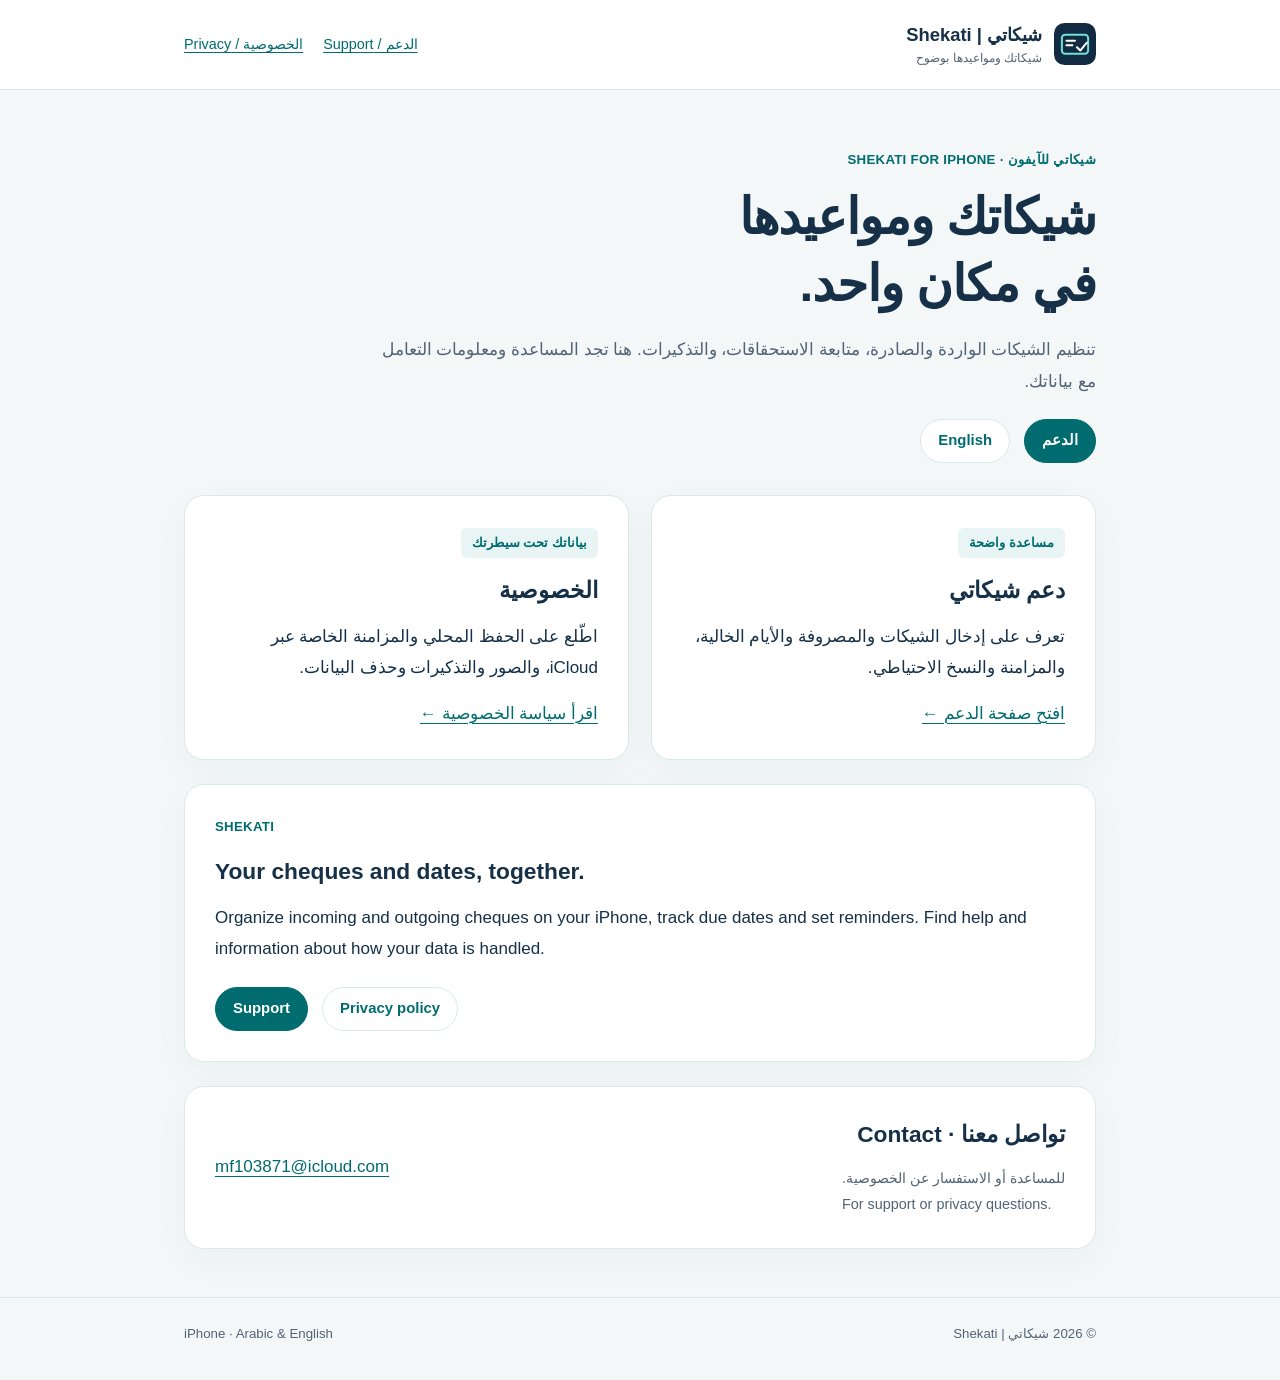
<file: index.html>
<!doctype html>
<html lang="ar" dir="rtl">
<head><meta charset="utf-8"><meta name="viewport" content="width=device-width,initial-scale=1"><meta name="color-scheme" content="light dark"><meta name="description" content="شيكاتي لتنظيم الشيكات على الآيفون. صفحات الدعم والخصوصية بالعربية والإنجليزية. Shekati support and privacy."><title>شيكاتي | Shekati — الدعم والخصوصية</title><link rel="icon" href="favicon.svg" type="image/svg+xml"><link rel="stylesheet" href="styles.css"></head>
<body>
<header class="top"><div class="shell"><a class="brand" href="index.html"><img class="mark" src="favicon.svg" alt="" width="42" height="42"><span>شيكاتي | Shekati<small>شيكاتك ومواعيدها بوضوح</small></span></a><nav aria-label="القائمة الرئيسية"><a href="support.html">الدعم / Support</a><a href="privacy.html">الخصوصية / Privacy</a></nav></div></header>
<main class="shell">
<div class="hero"><p class="eyebrow">شيكاتي للآيفون · SHEKATI FOR IPHONE</p><h1>شيكاتك ومواعيدها<br>في مكان واحد.</h1><p class="subtitle">تنظيم الشيكات الواردة والصادرة، متابعة الاستحقاقات، والتذكيرات. هنا تجد المساعدة ومعلومات التعامل مع بياناتك.</p><div class="language"><a class="pill primary" href="support.html#ar">الدعم</a><a class="pill" href="#en" lang="en" dir="ltr">English</a></div></div>
<div class="stack">
<div class="grid"><section class="card"><span class="label">مساعدة واضحة</span><h2>دعم شيكاتي</h2><p>تعرف على إدخال الشيكات والمصروفة والأيام الخالية، والمزامنة والنسخ الاحتياطي.</p><a href="support.html#ar">افتح صفحة الدعم ←</a></section><section class="card"><span class="label">بياناتك تحت سيطرتك</span><h2>الخصوصية</h2><p>اطّلع على الحفظ المحلي والمزامنة الخاصة عبر iCloud، والصور والتذكيرات وحذف البيانات.</p><a href="privacy.html#ar">اقرأ سياسة الخصوصية ←</a></section></div>
<section class="card" id="en" lang="en" dir="ltr"><p class="eyebrow">SHEKATI</p><h2>Your cheques and dates, together.</h2><p>Organize incoming and outgoing cheques on your iPhone, track due dates and set reminders. Find help and information about how your data is handled.</p><div class="language"><a class="pill primary" href="support.html#en">Support</a><a class="pill" href="privacy.html#en">Privacy policy</a></div></section>
<section class="card contact-row"><div><h2>تواصل معنا · Contact</h2><p class="meta">للمساعدة أو الاستفسار عن الخصوصية.</p><p class="meta" lang="en" dir="ltr">For support or privacy questions.</p></div><a class="contact ltr" href="mailto:mf103871@icloud.com">mf103871@icloud.com</a></section>
</div></main>
<footer class="foot"><div class="shell"><p>© 2026 شيكاتي | Shekati</p><p lang="en" dir="ltr">iPhone · Arabic &amp; English</p></div></footer>
</body></html>
</file>
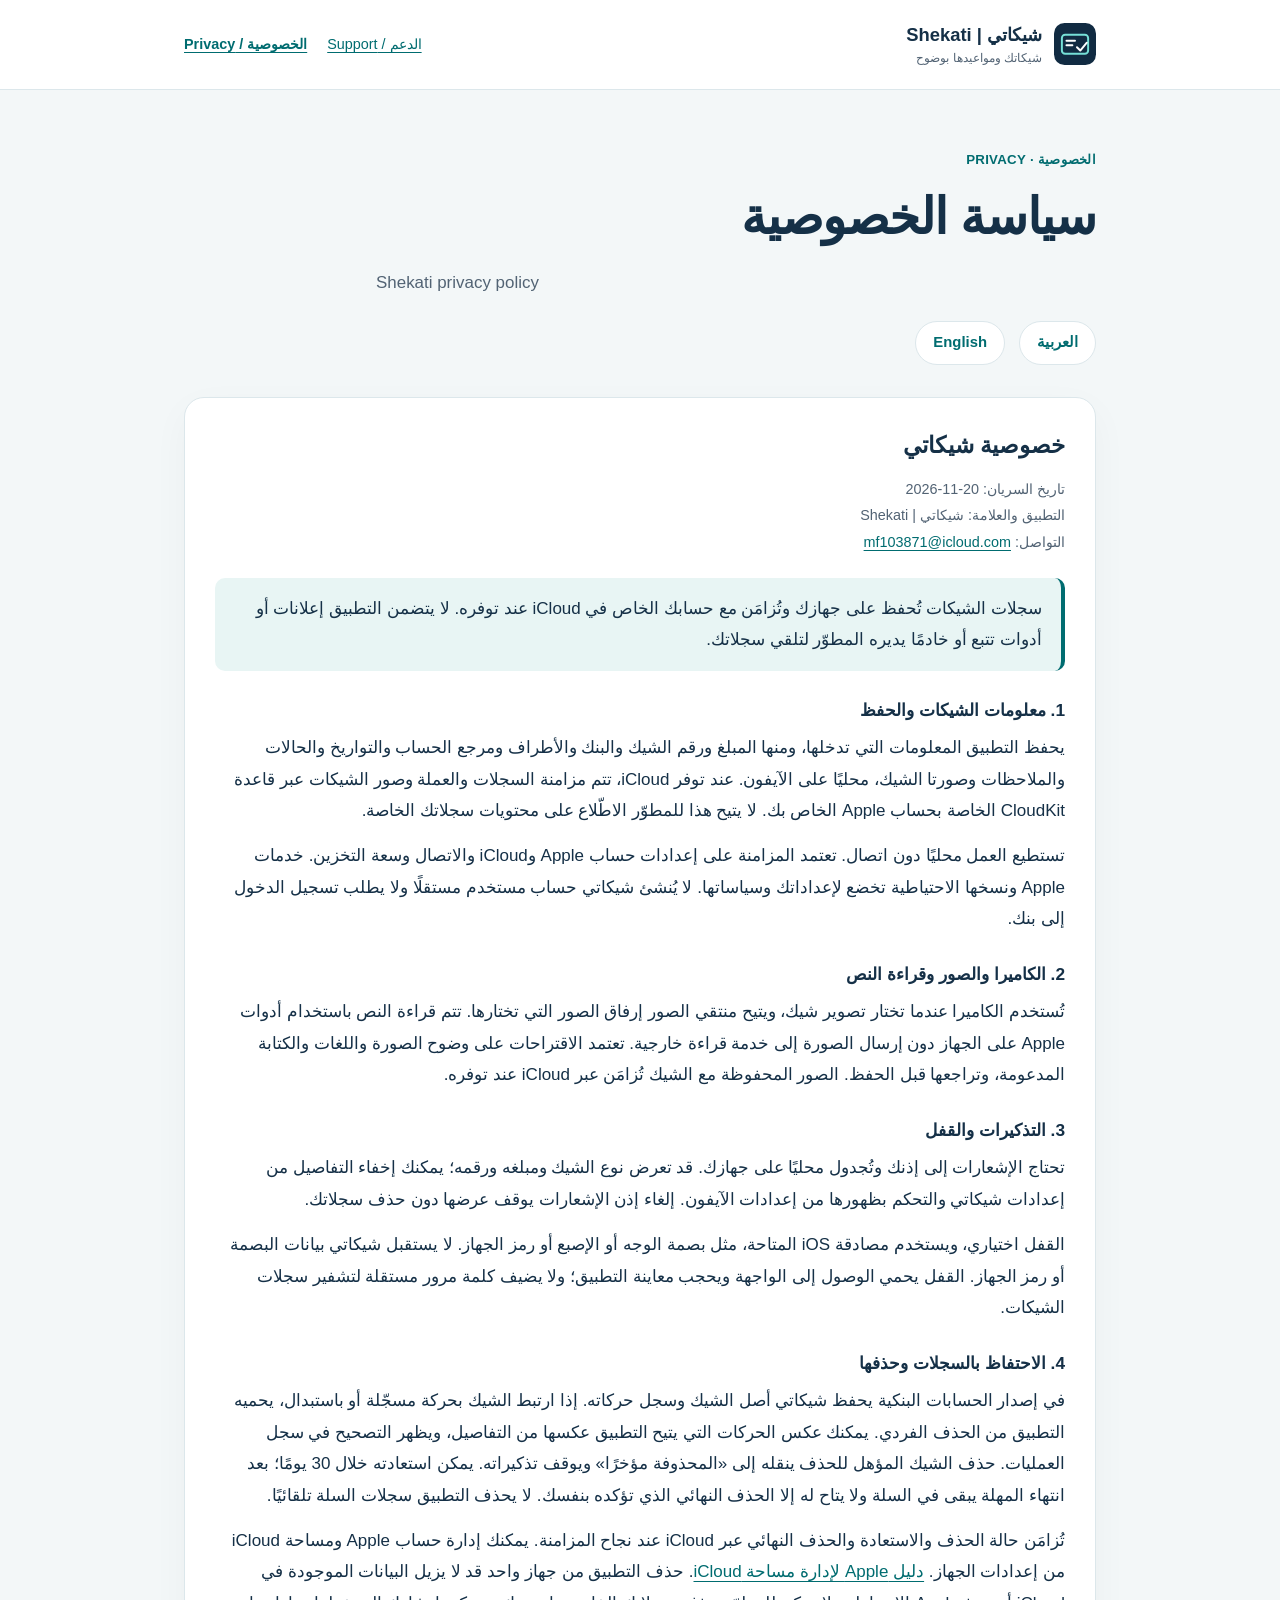
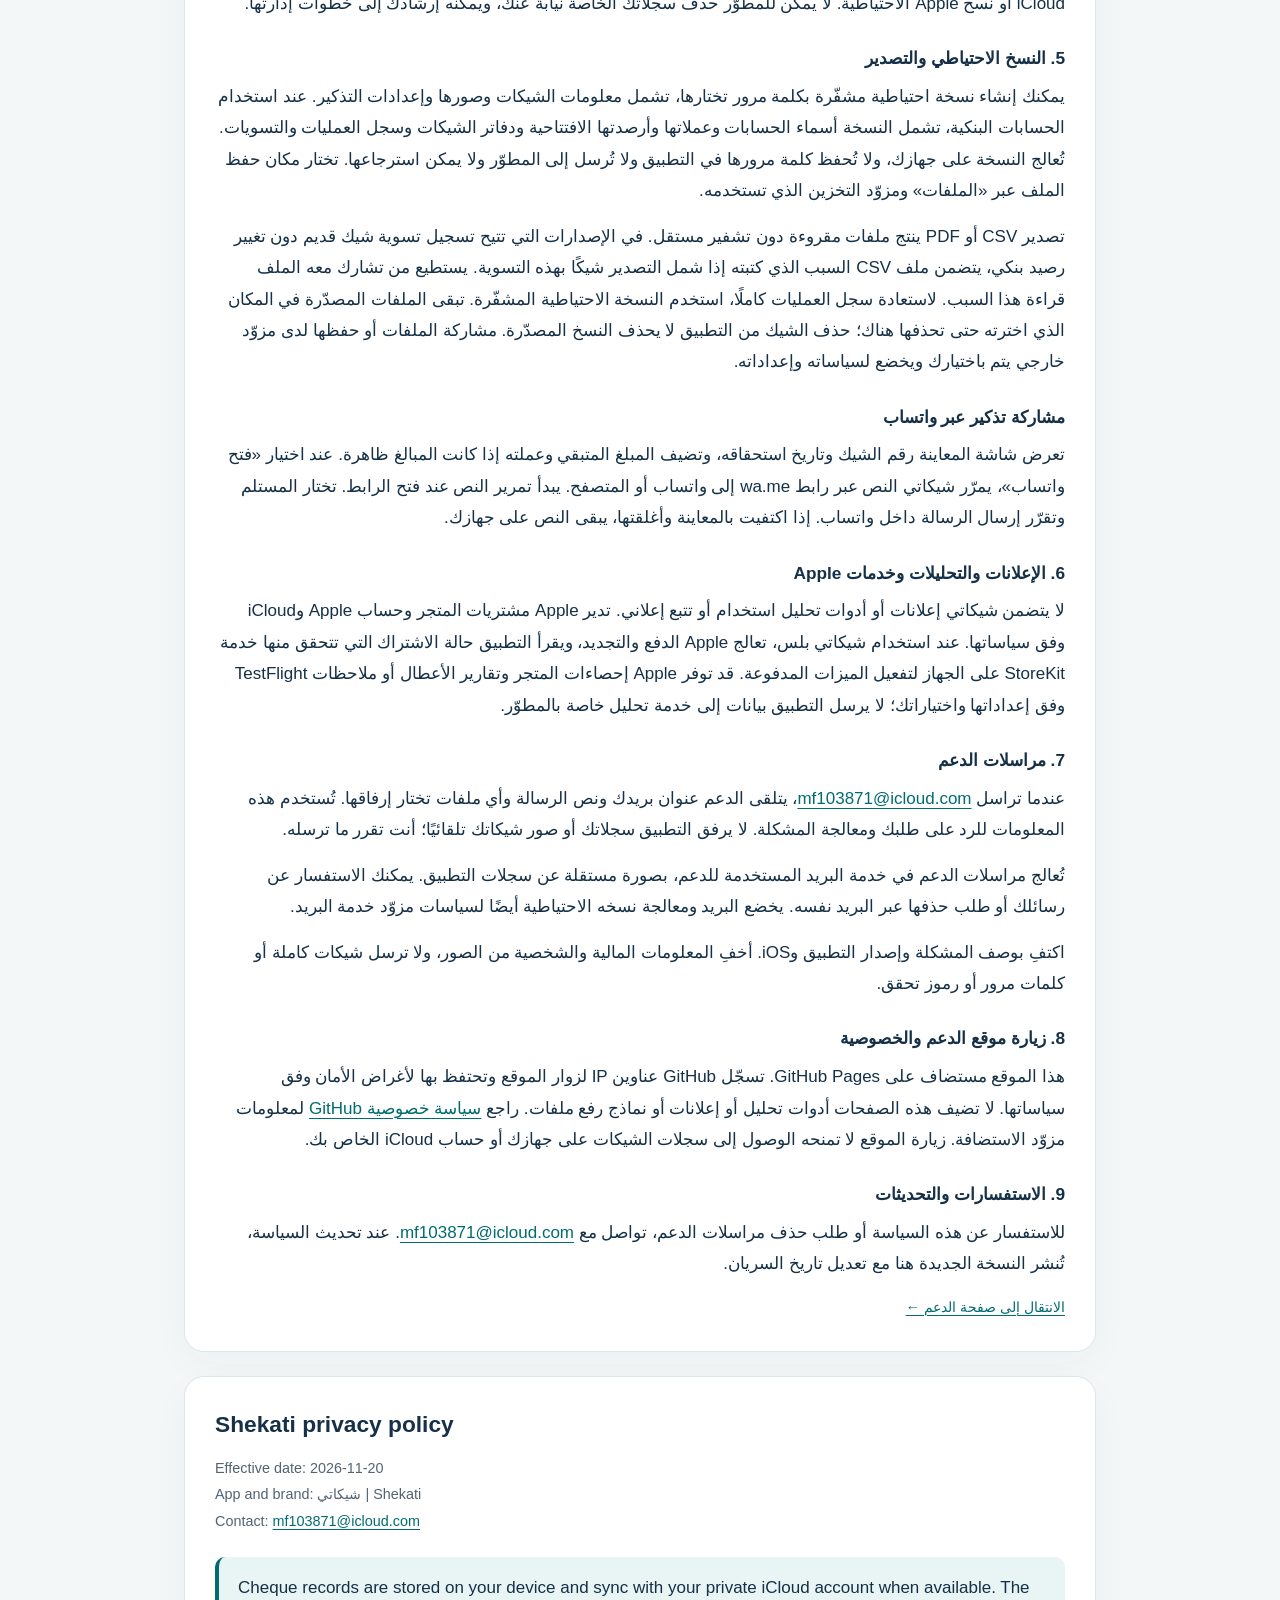
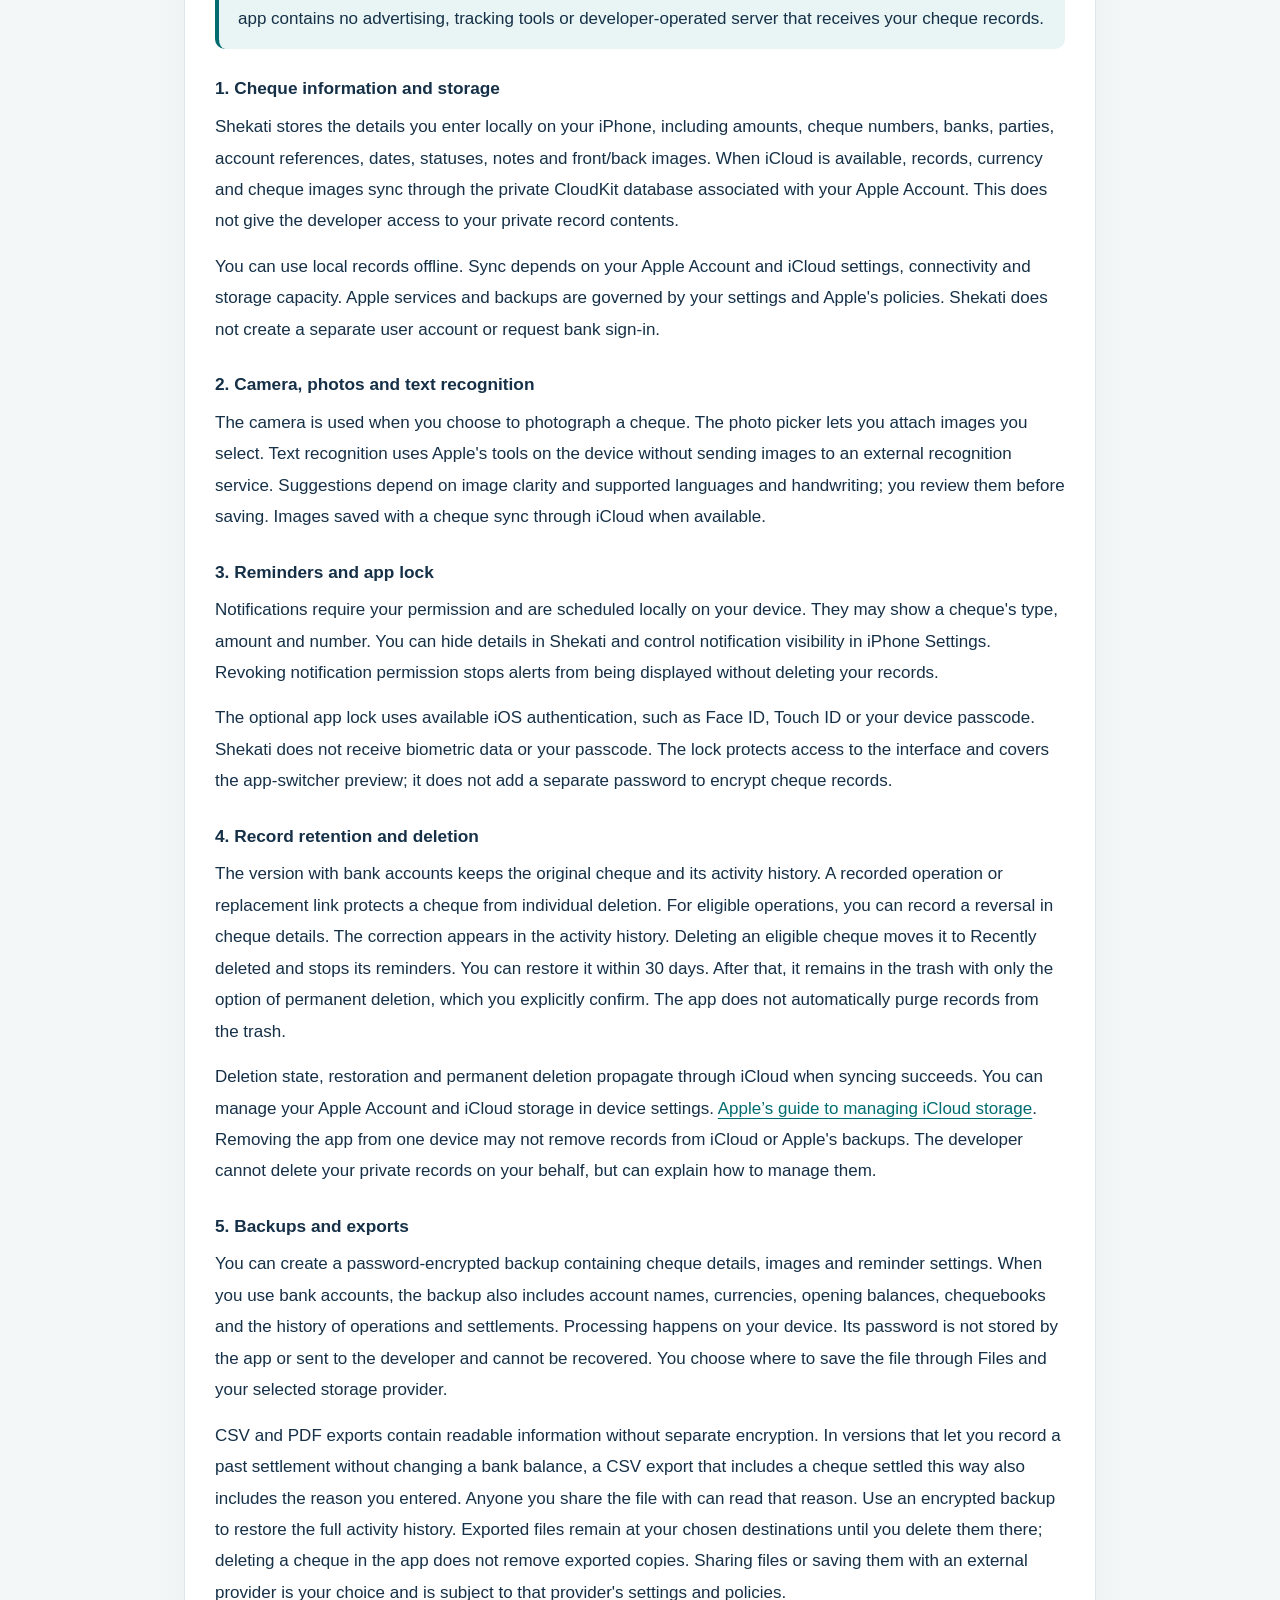
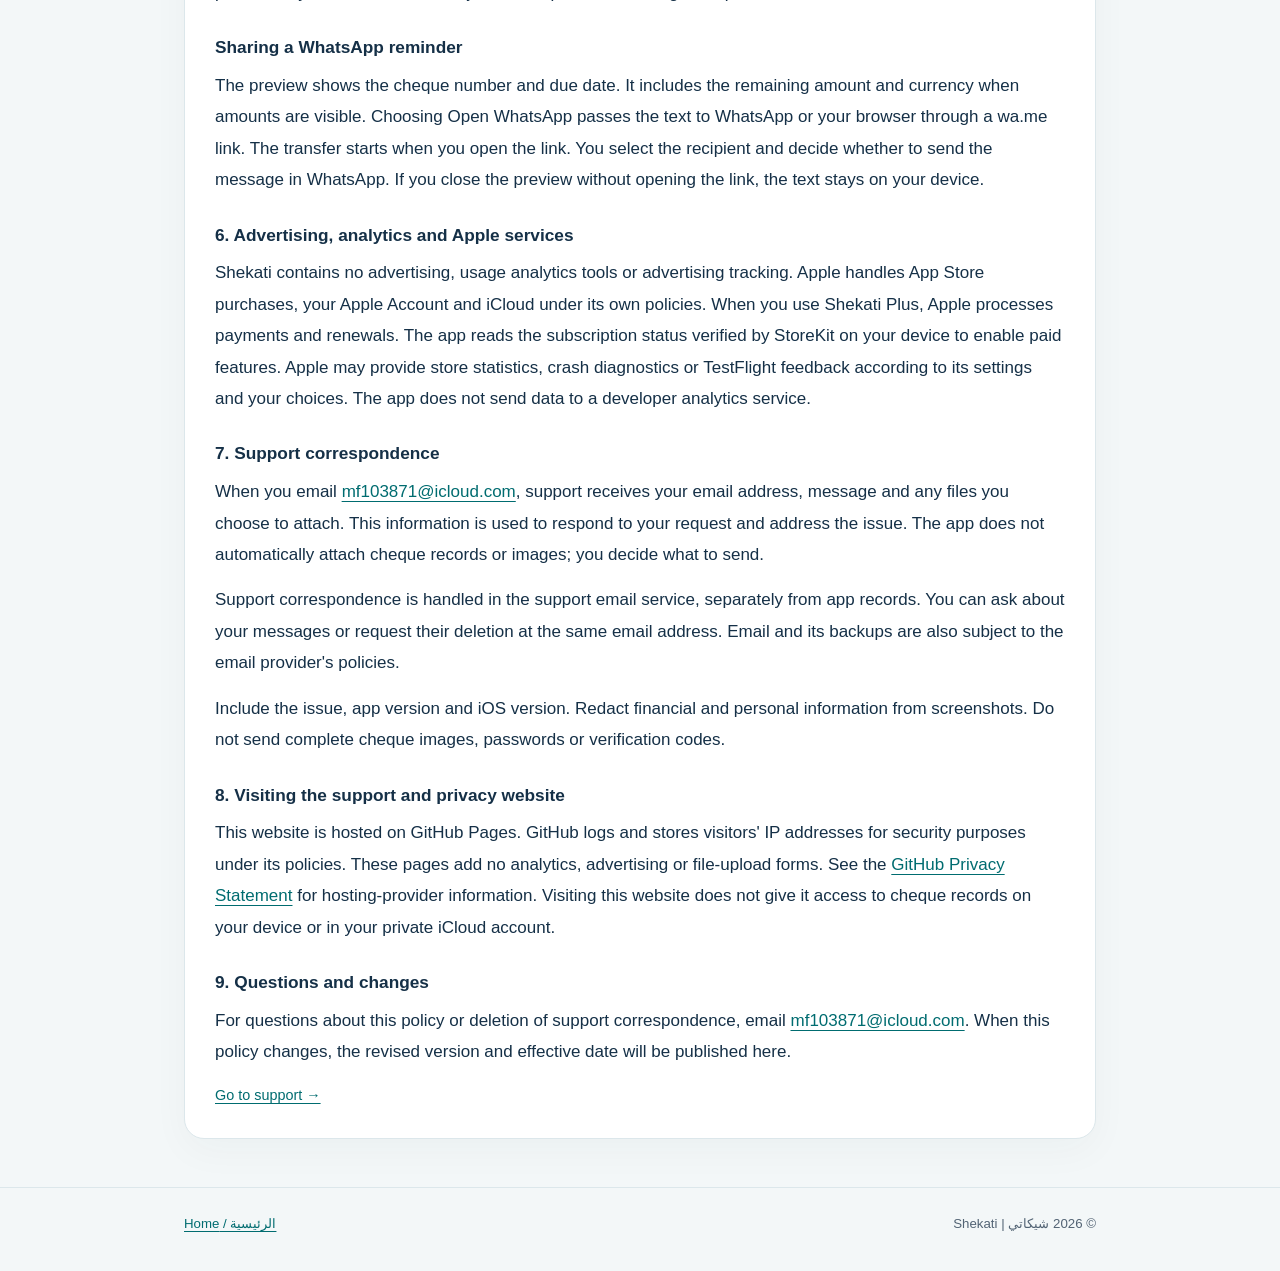
<file: privacy.html>
<!doctype html>
<html lang="ar" dir="rtl">
<head><meta charset="utf-8"><meta name="viewport" content="width=device-width,initial-scale=1"><meta name="color-scheme" content="light dark"><meta name="description" content="سياسة خصوصية شيكاتي: الحفظ المحلي، iCloud، الصور، التنبيهات، النسخ الاحتياطي والتواصل للدعم. Shekati privacy policy."><title>سياسة الخصوصية | Shekati Privacy</title><link rel="icon" href="favicon.svg" type="image/svg+xml"><link rel="stylesheet" href="styles.css"></head>
<body>
<header class="top"><div class="shell"><a class="brand" href="index.html"><img class="mark" src="favicon.svg" alt="" width="42" height="42"><span>شيكاتي | Shekati<small>شيكاتك ومواعيدها بوضوح</small></span></a><nav aria-label="القائمة الرئيسية"><a href="support.html">الدعم / Support</a><a href="privacy.html" aria-current="page">الخصوصية / Privacy</a></nav></div></header>
<main class="shell"><div class="hero"><p class="eyebrow">الخصوصية · PRIVACY</p><h1>سياسة الخصوصية</h1><p class="subtitle" lang="en" dir="ltr">Shekati privacy policy</p><div class="language"><a class="pill" href="#ar">العربية</a><a class="pill" href="#en" lang="en" dir="ltr">English</a></div></div>
<div class="stack">
<article class="card" id="ar" aria-labelledby="ar-title"><h2 id="ar-title">خصوصية شيكاتي</h2><p class="meta">تاريخ السريان: <span class="ltr">2026-11-20</span><br>التطبيق والعلامة: شيكاتي | Shekati<br>التواصل: <a class="contact ltr" href="mailto:mf103871@icloud.com">mf103871@icloud.com</a></p>
<div class="note">سجلات الشيكات تُحفظ على جهازك وتُزامَن مع حسابك الخاص في iCloud عند توفره. لا يتضمن التطبيق إعلانات أو أدوات تتبع أو خادمًا يديره المطوّر لتلقي سجلاتك.</div>
<h3>1. معلومات الشيكات والحفظ</h3><p>يحفظ التطبيق المعلومات التي تدخلها، ومنها المبلغ ورقم الشيك والبنك والأطراف ومرجع الحساب والتواريخ والحالات والملاحظات وصورتا الشيك، محليًا على الآيفون. عند توفر iCloud، تتم مزامنة السجلات والعملة وصور الشيكات عبر قاعدة CloudKit الخاصة بحساب Apple الخاص بك. لا يتيح هذا للمطوّر الاطّلاع على محتويات سجلاتك الخاصة.</p><p>تستطيع العمل محليًا دون اتصال. تعتمد المزامنة على إعدادات حساب Apple وiCloud والاتصال وسعة التخزين. خدمات Apple ونسخها الاحتياطية تخضع لإعداداتك وسياساتها. لا يُنشئ شيكاتي حساب مستخدم مستقلًا ولا يطلب تسجيل الدخول إلى بنك.</p>
<h3>2. الكاميرا والصور وقراءة النص</h3><p>تُستخدم الكاميرا عندما تختار تصوير شيك، ويتيح منتقي الصور إرفاق الصور التي تختارها. تتم قراءة النص باستخدام أدوات Apple على الجهاز دون إرسال الصورة إلى خدمة قراءة خارجية. تعتمد الاقتراحات على وضوح الصورة واللغات والكتابة المدعومة، وتراجعها قبل الحفظ. الصور المحفوظة مع الشيك تُزامَن عبر iCloud عند توفره.</p>
<h3>3. التذكيرات والقفل</h3><p>تحتاج الإشعارات إلى إذنك وتُجدول محليًا على جهازك. قد تعرض نوع الشيك ومبلغه ورقمه؛ يمكنك إخفاء التفاصيل من إعدادات شيكاتي والتحكم بظهورها من إعدادات الآيفون. إلغاء إذن الإشعارات يوقف عرضها دون حذف سجلاتك.</p><p>القفل اختياري، ويستخدم مصادقة iOS المتاحة، مثل بصمة الوجه أو الإصبع أو رمز الجهاز. لا يستقبل شيكاتي بيانات البصمة أو رمز الجهاز. القفل يحمي الوصول إلى الواجهة ويحجب معاينة التطبيق؛ ولا يضيف كلمة مرور مستقلة لتشفير سجلات الشيكات.</p>
<h3>4. الاحتفاظ بالسجلات وحذفها</h3><p>في إصدار الحسابات البنكية يحفظ شيكاتي أصل الشيك وسجل حركاته. إذا ارتبط الشيك بحركة مسجّلة أو باستبدال، يحميه التطبيق من الحذف الفردي. يمكنك عكس الحركات التي يتيح التطبيق عكسها من التفاصيل، ويظهر التصحيح في سجل العمليات. حذف الشيك المؤهل للحذف ينقله إلى «المحذوفة مؤخرًا» ويوقف تذكيراته. يمكن استعادته خلال 30 يومًا؛ بعد انتهاء المهلة يبقى في السلة ولا يتاح له إلا الحذف النهائي الذي تؤكده بنفسك. لا يحذف التطبيق سجلات السلة تلقائيًا.</p><p>تُزامَن حالة الحذف والاستعادة والحذف النهائي عبر iCloud عند نجاح المزامنة. يمكنك إدارة حساب Apple ومساحة iCloud من إعدادات الجهاز. <a href="https://support.apple.com/ar-jo/108922">دليل Apple لإدارة مساحة iCloud</a>. حذف التطبيق من جهاز واحد قد لا يزيل البيانات الموجودة في iCloud أو نسخ Apple الاحتياطية. لا يمكن للمطوّر حذف سجلاتك الخاصة نيابة عنك، ويمكنه إرشادك إلى خطوات إدارتها.</p>
<h3>5. النسخ الاحتياطي والتصدير</h3><p>يمكنك إنشاء نسخة احتياطية مشفّرة بكلمة مرور تختارها، تشمل معلومات الشيكات وصورها وإعدادات التذكير. عند استخدام الحسابات البنكية، تشمل النسخة أسماء الحسابات وعملاتها وأرصدتها الافتتاحية ودفاتر الشيكات وسجل العمليات والتسويات. تُعالج النسخة على جهازك، ولا تُحفظ كلمة مرورها في التطبيق ولا تُرسل إلى المطوّر ولا يمكن استرجاعها. تختار مكان حفظ الملف عبر «الملفات» ومزوّد التخزين الذي تستخدمه.</p><p>تصدير CSV أو PDF ينتج ملفات مقروءة دون تشفير مستقل. في الإصدارات التي تتيح تسجيل تسوية شيك قديم دون تغيير رصيد بنكي، يتضمن ملف CSV السبب الذي كتبته إذا شمل التصدير شيكًا بهذه التسوية. يستطيع من تشارك معه الملف قراءة هذا السبب. لاستعادة سجل العمليات كاملًا، استخدم النسخة الاحتياطية المشفّرة. تبقى الملفات المصدّرة في المكان الذي اخترته حتى تحذفها هناك؛ حذف الشيك من التطبيق لا يحذف النسخ المصدّرة. مشاركة الملفات أو حفظها لدى مزوّد خارجي يتم باختيارك ويخضع لسياساته وإعداداته.</p>
<h3>مشاركة تذكير عبر واتساب</h3><p>تعرض شاشة المعاينة رقم الشيك وتاريخ استحقاقه، وتضيف المبلغ المتبقي وعملته إذا كانت المبالغ ظاهرة. عند اختيار «فتح واتساب»، يمرّر شيكاتي النص عبر رابط wa.me إلى واتساب أو المتصفح. يبدأ تمرير النص عند فتح الرابط. تختار المستلم وتقرّر إرسال الرسالة داخل واتساب. إذا اكتفيت بالمعاينة وأغلقتها، يبقى النص على جهازك.</p>
<h3>6. الإعلانات والتحليلات وخدمات Apple</h3><p>لا يتضمن شيكاتي إعلانات أو أدوات تحليل استخدام أو تتبع إعلاني. تدير Apple مشتريات المتجر وحساب Apple وiCloud وفق سياساتها. عند استخدام شيكاتي بلس، تعالج Apple الدفع والتجديد، ويقرأ التطبيق حالة الاشتراك التي تتحقق منها خدمة StoreKit على الجهاز لتفعيل الميزات المدفوعة. قد توفر Apple إحصاءات المتجر وتقارير الأعطال أو ملاحظات TestFlight وفق إعداداتها واختياراتك؛ لا يرسل التطبيق بيانات إلى خدمة تحليل خاصة بالمطوّر.</p>
<h3>7. مراسلات الدعم</h3><p>عندما تراسل <a class="contact ltr" href="mailto:mf103871@icloud.com">mf103871@icloud.com</a>، يتلقى الدعم عنوان بريدك ونص الرسالة وأي ملفات تختار إرفاقها. تُستخدم هذه المعلومات للرد على طلبك ومعالجة المشكلة. لا يرفق التطبيق سجلاتك أو صور شيكاتك تلقائيًا؛ أنت تقرر ما ترسله.</p><p>تُعالج مراسلات الدعم في خدمة البريد المستخدمة للدعم، بصورة مستقلة عن سجلات التطبيق. يمكنك الاستفسار عن رسائلك أو طلب حذفها عبر البريد نفسه. يخضع البريد ومعالجة نسخه الاحتياطية أيضًا لسياسات مزوّد خدمة البريد.</p><p>اكتفِ بوصف المشكلة وإصدار التطبيق وiOS. أخفِ المعلومات المالية والشخصية من الصور، ولا ترسل شيكات كاملة أو كلمات مرور أو رموز تحقق.</p>
<h3>8. زيارة موقع الدعم والخصوصية</h3><p>هذا الموقع مستضاف على GitHub Pages. تسجّل GitHub عناوين IP لزوار الموقع وتحتفظ بها لأغراض الأمان وفق سياساتها. لا تضيف هذه الصفحات أدوات تحليل أو إعلانات أو نماذج رفع ملفات. راجع <a href="https://docs.github.com/en/site-policy/privacy-policies/github-general-privacy-statement">سياسة خصوصية GitHub</a> لمعلومات مزوّد الاستضافة. زيارة الموقع لا تمنحه الوصول إلى سجلات الشيكات على جهازك أو حساب iCloud الخاص بك.</p><h3>9. الاستفسارات والتحديثات</h3><p>للاستفسار عن هذه السياسة أو طلب حذف مراسلات الدعم، تواصل مع <a class="contact ltr" href="mailto:mf103871@icloud.com">mf103871@icloud.com</a>. عند تحديث السياسة، تُنشر النسخة الجديدة هنا مع تعديل تاريخ السريان.</p><p class="back"><a href="support.html#ar">الانتقال إلى صفحة الدعم ←</a></p></article>
<article class="card" id="en" lang="en" dir="ltr" aria-labelledby="en-title"><h2 id="en-title">Shekati privacy policy</h2><p class="meta">Effective date: 2026-11-20<br>App and brand: شيكاتي | Shekati<br>Contact: <a class="contact" href="mailto:mf103871@icloud.com">mf103871@icloud.com</a></p>
<div class="note">Cheque records are stored on your device and sync with your private iCloud account when available. The app contains no advertising, tracking tools or developer-operated server that receives your cheque records.</div>
<h3>1. Cheque information and storage</h3><p>Shekati stores the details you enter locally on your iPhone, including amounts, cheque numbers, banks, parties, account references, dates, statuses, notes and front/back images. When iCloud is available, records, currency and cheque images sync through the private CloudKit database associated with your Apple Account. This does not give the developer access to your private record contents.</p><p>You can use local records offline. Sync depends on your Apple Account and iCloud settings, connectivity and storage capacity. Apple services and backups are governed by your settings and Apple's policies. Shekati does not create a separate user account or request bank sign-in.</p>
<h3>2. Camera, photos and text recognition</h3><p>The camera is used when you choose to photograph a cheque. The photo picker lets you attach images you select. Text recognition uses Apple's tools on the device without sending images to an external recognition service. Suggestions depend on image clarity and supported languages and handwriting; you review them before saving. Images saved with a cheque sync through iCloud when available.</p>
<h3>3. Reminders and app lock</h3><p>Notifications require your permission and are scheduled locally on your device. They may show a cheque's type, amount and number. You can hide details in Shekati and control notification visibility in iPhone Settings. Revoking notification permission stops alerts from being displayed without deleting your records.</p><p>The optional app lock uses available iOS authentication, such as Face ID, Touch ID or your device passcode. Shekati does not receive biometric data or your passcode. The lock protects access to the interface and covers the app-switcher preview; it does not add a separate password to encrypt cheque records.</p>
<h3>4. Record retention and deletion</h3><p>The version with bank accounts keeps the original cheque and its activity history. A recorded operation or replacement link protects a cheque from individual deletion. For eligible operations, you can record a reversal in cheque details. The correction appears in the activity history. Deleting an eligible cheque moves it to Recently deleted and stops its reminders. You can restore it within 30 days. After that, it remains in the trash with only the option of permanent deletion, which you explicitly confirm. The app does not automatically purge records from the trash.</p><p>Deletion state, restoration and permanent deletion propagate through iCloud when syncing succeeds. You can manage your Apple Account and iCloud storage in device settings. <a href="https://support.apple.com/en-us/108922">Apple’s guide to managing iCloud storage</a>. Removing the app from one device may not remove records from iCloud or Apple's backups. The developer cannot delete your private records on your behalf, but can explain how to manage them.</p>
<h3>5. Backups and exports</h3><p>You can create a password-encrypted backup containing cheque details, images and reminder settings. When you use bank accounts, the backup also includes account names, currencies, opening balances, chequebooks and the history of operations and settlements. Processing happens on your device. Its password is not stored by the app or sent to the developer and cannot be recovered. You choose where to save the file through Files and your selected storage provider.</p><p>CSV and PDF exports contain readable information without separate encryption. In versions that let you record a past settlement without changing a bank balance, a CSV export that includes a cheque settled this way also includes the reason you entered. Anyone you share the file with can read that reason. Use an encrypted backup to restore the full activity history. Exported files remain at your chosen destinations until you delete them there; deleting a cheque in the app does not remove exported copies. Sharing files or saving them with an external provider is your choice and is subject to that provider's settings and policies.</p>
<h3>Sharing a WhatsApp reminder</h3><p>The preview shows the cheque number and due date. It includes the remaining amount and currency when amounts are visible. Choosing Open WhatsApp passes the text to WhatsApp or your browser through a wa.me link. The transfer starts when you open the link. You select the recipient and decide whether to send the message in WhatsApp. If you close the preview without opening the link, the text stays on your device.</p>
<h3>6. Advertising, analytics and Apple services</h3><p>Shekati contains no advertising, usage analytics tools or advertising tracking. Apple handles App Store purchases, your Apple Account and iCloud under its own policies. When you use Shekati Plus, Apple processes payments and renewals. The app reads the subscription status verified by StoreKit on your device to enable paid features. Apple may provide store statistics, crash diagnostics or TestFlight feedback according to its settings and your choices. The app does not send data to a developer analytics service.</p>
<h3>7. Support correspondence</h3><p>When you email <a class="contact" href="mailto:mf103871@icloud.com">mf103871@icloud.com</a>, support receives your email address, message and any files you choose to attach. This information is used to respond to your request and address the issue. The app does not automatically attach cheque records or images; you decide what to send.</p><p>Support correspondence is handled in the support email service, separately from app records. You can ask about your messages or request their deletion at the same email address. Email and its backups are also subject to the email provider's policies.</p><p>Include the issue, app version and iOS version. Redact financial and personal information from screenshots. Do not send complete cheque images, passwords or verification codes.</p>
<h3>8. Visiting the support and privacy website</h3><p>This website is hosted on GitHub Pages. GitHub logs and stores visitors' IP addresses for security purposes under its policies. These pages add no analytics, advertising or file-upload forms. See the <a href="https://docs.github.com/en/site-policy/privacy-policies/github-general-privacy-statement">GitHub Privacy Statement</a> for hosting-provider information. Visiting this website does not give it access to cheque records on your device or in your private iCloud account.</p><h3>9. Questions and changes</h3><p>For questions about this policy or deletion of support correspondence, email <a class="contact" href="mailto:mf103871@icloud.com">mf103871@icloud.com</a>. When this policy changes, the revised version and effective date will be published here.</p><p class="back"><a href="support.html#en">Go to support →</a></p></article>
</div></main><footer class="foot"><div class="shell"><p>© 2026 شيكاتي | Shekati</p><p><a href="index.html">الرئيسية / Home</a></p></div></footer>
</body></html>
</file>
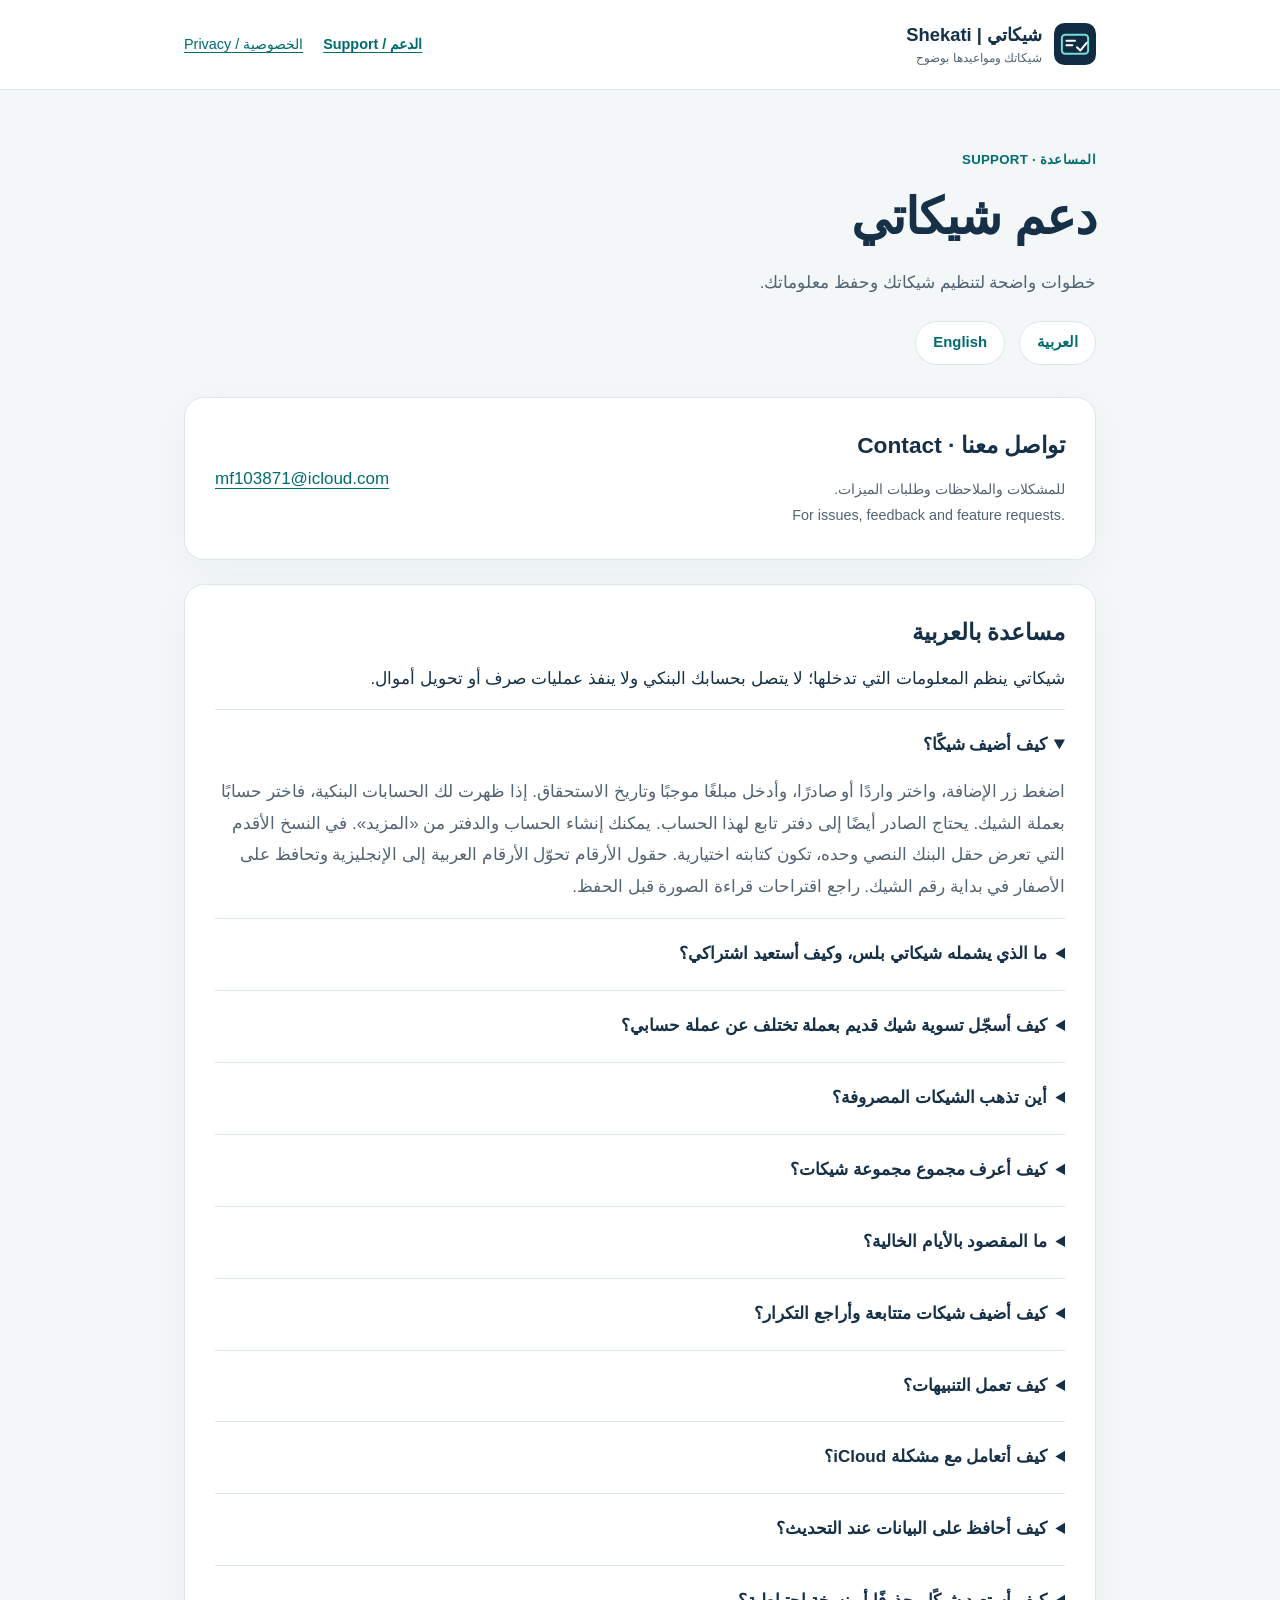
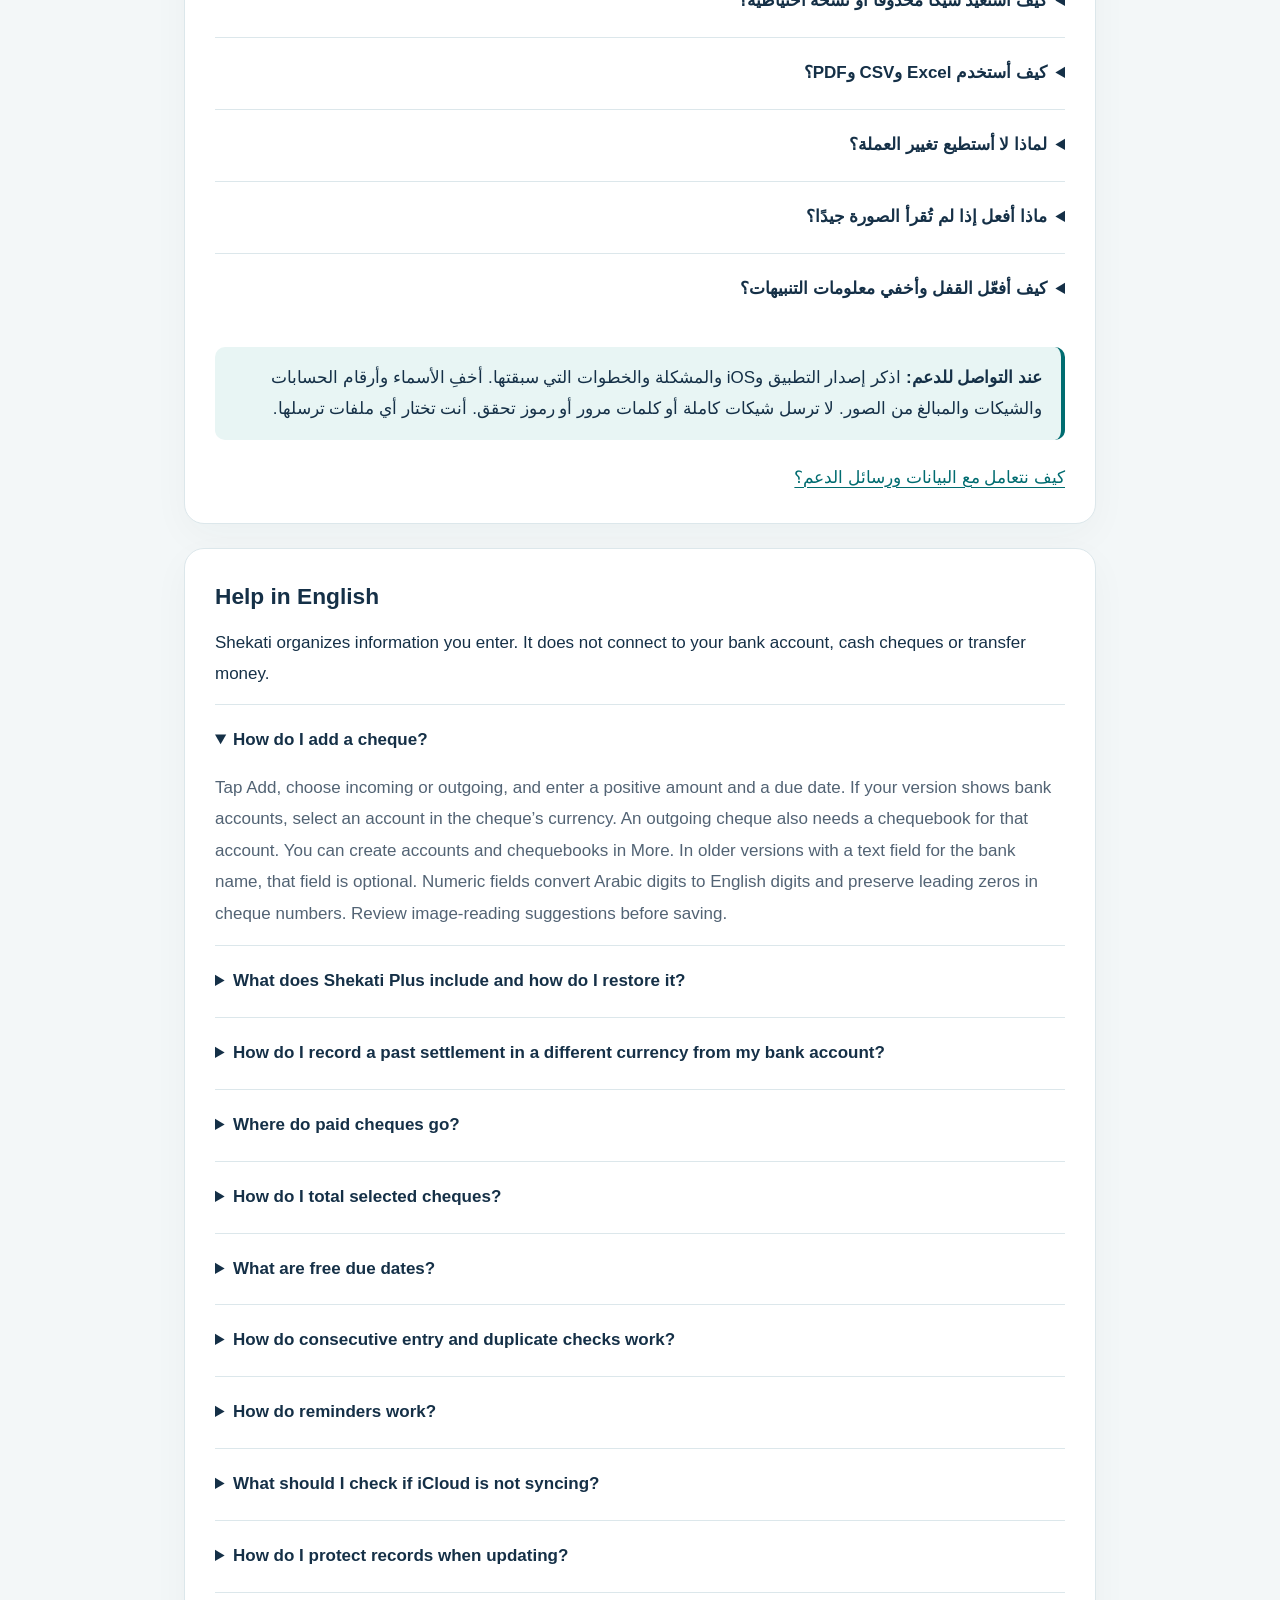
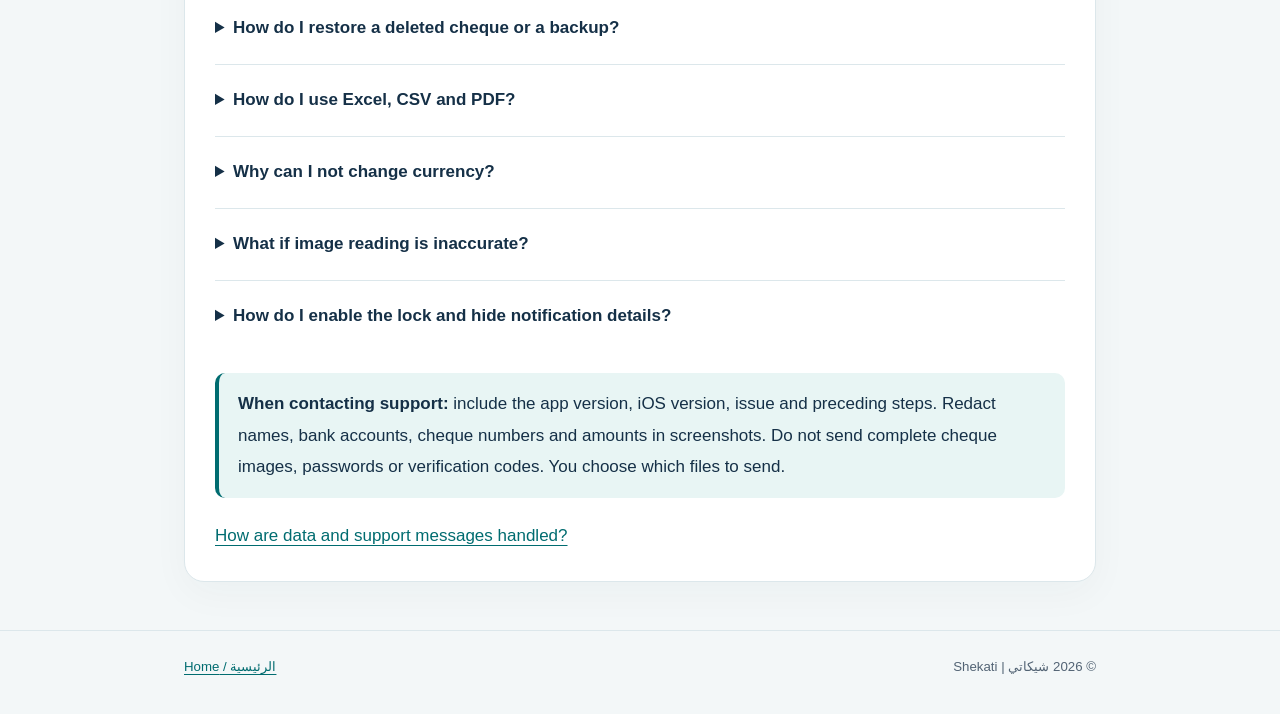
<file: support.html>
<!doctype html>
<html lang="ar" dir="rtl">
<head><meta charset="utf-8"><meta name="viewport" content="width=device-width,initial-scale=1"><meta name="color-scheme" content="light dark"><meta name="description" content="دعم شيكاتي: إدخال الشيكات، المصروفة، الأيام الخالية، التنبيهات، iCloud والنسخ الاحتياطي. Shekati support."><title>الدعم | Shekati Support</title><link rel="icon" href="favicon.svg" type="image/svg+xml"><link rel="stylesheet" href="styles.css"></head>
<body><header class="top"><div class="shell"><a class="brand" href="index.html"><img class="mark" src="favicon.svg" alt="" width="42" height="42"><span>شيكاتي | Shekati<small>شيكاتك ومواعيدها بوضوح</small></span></a><nav aria-label="القائمة الرئيسية"><a href="support.html" aria-current="page">الدعم / Support</a><a href="privacy.html">الخصوصية / Privacy</a></nav></div></header>
<main class="shell"><div class="hero"><p class="eyebrow">المساعدة · SUPPORT</p><h1>دعم شيكاتي</h1><p class="subtitle">خطوات واضحة لتنظيم شيكاتك وحفظ معلوماتك.</p><div class="language"><a class="pill" href="#ar">العربية</a><a class="pill" href="#en" lang="en" dir="ltr">English</a></div></div><div class="stack">
<section class="card contact-row"><div><h2>تواصل معنا · Contact</h2><p class="meta">للمشكلات والملاحظات وطلبات الميزات.</p><p class="meta" lang="en" dir="ltr">For issues, feedback and feature requests.</p></div><a class="contact ltr" href="mailto:mf103871@icloud.com">mf103871@icloud.com</a></section>
<article class="card faq" id="ar" aria-labelledby="ar-title"><h2 id="ar-title">مساعدة بالعربية</h2><p>شيكاتي ينظم المعلومات التي تدخلها؛ لا يتصل بحسابك البنكي ولا ينفذ عمليات صرف أو تحويل أموال.</p>
<details open><summary>كيف أضيف شيكًا؟</summary><p>اضغط زر الإضافة، واختر واردًا أو صادرًا، وأدخل مبلغًا موجبًا وتاريخ الاستحقاق. إذا ظهرت لك الحسابات البنكية، فاختر حسابًا بعملة الشيك. يحتاج الصادر أيضًا إلى دفتر تابع لهذا الحساب. يمكنك إنشاء الحساب والدفتر من «المزيد». في النسخ الأقدم التي تعرض حقل البنك النصي وحده، تكون كتابته اختيارية. حقول الأرقام تحوّل الأرقام العربية إلى الإنجليزية وتحافظ على الأصفار في بداية رقم الشيك. راجع اقتراحات قراءة الصورة قبل الحفظ.</p></details>
<details><summary>ما الذي يشمله شيكاتي بلس، وكيف أستعيد اشتراكي؟</summary><p>تتيح الخطة المجانية حسابًا بنكيًا واحدًا وعشرة شيكات نشطة. يدعم بلس حسابات وشيكات إضافية، والمسح بالكاميرا، والتظهير، والتسويات الجزئية، والاستبدال، والتوقعات والتقارير المتقدمة. تعرض شاشة «المزيد» ثم «شيكاتي بلس» السعر المحلي والمدة قبل الشراء. لاستعادة اشتراك نشط من حساب Apple نفسه، اختر «استعادة المشتريات». لإدارته أو إلغاء تجديده، اختر «إدارة الاشتراك». عند انتهاء بلس تظل قراءة شيكاتك القائمة وإقفالها وتصديرها متاحة. يُطبَّق حد الخطة عند إضافة حساب أو شيك جديد.</p></details>
<details><summary>كيف أسجّل تسوية شيك قديم بعملة تختلف عن عملة حسابي؟</summary><p>إذا كنت على الخطة المجانية وسُوّي الشيك بالفعل، فافتح تفاصيله. في الإصدارات التي تدعم التسوية التاريخية، يظهر إجراء «تسجيل التسوية دون تغيير أي رصيد بنكي» للشيك القديم المؤهل إذا بقي مفتوحًا، ولم يرتبط بحساب بنكي، واختلفت عملته عن عملة حسابك. اختر الإجراء وحدّد تاريخ الصرف أو التحصيل الفعلي واكتب سبب التسجيل. اضغط «مراجعة الإجراء»، وتحقّق من رقم الشيك والمبلغ والعملة والتاريخ والسبب، ثم أكّد. يُقفل الشيك ويظهر السبب في سجل العمليات. تبقى أرصدة حساباتك البنكية كما كانت.</p></details>
<details><summary>أين تذهب الشيكات المصروفة؟</summary><p>افتح الشيك وأكد الصرف مع تحديد التاريخ الفعلي. يبقى الشيك محفوظًا. اختر «الكل والسجل» في قائمة الشيكات لعرض الشيك المغلق. في الإصدارات التي تعرض جدول الصادر، تجده في تبويب «المصروفة». لا يؤكد التطبيق الصرف تلقائيًا بمجرد مرور الاستحقاق. الشيك الوارد يُؤكد تحصيله بالطريقة نفسها من تفاصيله.</p></details>
<details><summary>كيف أعرف مجموع مجموعة شيكات؟</summary><p>افتح جدول الشيكات الصادرة. إذا كان لديك أكثر من عملة، فاختر العملة أولًا. اضغط «تحديد»، ثم اختر الشيكات لعرض عددها ومجموعها. يمكنك تحديد الكل أو مسح التحديد؛ التحديد لا يغيّر حالة الشيكات.</p></details>
<details><summary>ما المقصود بالأيام الخالية؟</summary><p>هي الأيام التي لا يوجد فيها شيك صادر معلّق أو مرتجع مستحق للصرف، عبر جميع البنوك. اختر فترة تبدأ من اليوم أو بعده ولا تتجاوز 366 يومًا، ثم اضغط يومًا متاحًا لفتح نموذج شيك صادر بتاريخه. لا يُحفظ الشيك إلا بعد تأكيدك. القائمة تعتمد على سجلاتك ولا تتحقق من رصيد البنك.</p></details>
<details><summary>كيف أضيف شيكات متتابعة وأراجع التكرار؟</summary><p>استخدم «حفظ وإضافة شيك آخر»، مع الاحتفاظ بالنوع والبنك والاسم اختياريًا. راجع مبلغ واستحقاق كل شيك جديد. إذا ظهر تنبيه باحتمال التكرار، راجع السجل الموجود أو أكد الحفظ المقصود.</p></details>
<details><summary>كيف تعمل التنبيهات؟</summary><p>اسمح بالإشعارات في إعدادات الآيفون، وتحقق من موعد التذكير داخل شيكاتي. يمكنك ضبط التذكيرات عمومًا أو لكل شيك. قد يؤخر وضع التركيز أو الملخص المجدول ظهورها. عند كثرة المواعيد، تعرض الإعدادات أول تذكير غير مغطى؛ افتح التطبيق قبل ذلك لتجديد الجدولة. التنبيهات المقبولة والمجدولة محليًا تعمل دون إنترنت.</p></details>
<details><summary>كيف أتعامل مع مشكلة iCloud؟</summary><p>تحقق من تسجيل الدخول إلى حساب Apple وتفعيل iCloud والاتصال وسعة التخزين. تابع حالة المزامنة ووقت آخر مزامنة من إعدادات شيكاتي. السجلات المحلية تبقى متاحة دون اتصال. إذا استمر التعذر، احفظ نسخة احتياطية وتواصل مع الدعم؛ لا تحذف التطبيق لمحاولة إصلاح المزامنة.</p></details>
<details><summary>كيف أحافظ على البيانات عند التحديث؟</summary><p>حدّث التطبيق دون حذفه. يمكنك أولًا إنشاء نسخة احتياطية مشفّرة من «الإعدادات ← البيانات والنسخ الاحتياطي» وحفظها في «الملفات». احتفظ بكلمة المرور عندك، ولا ترسلها للدعم؛ التطبيق لا يحفظها ولا يستطيع استعادتها.</p></details>
<details><summary>كيف أستعيد شيكًا محذوفًا أو نسخة احتياطية؟</summary><p>افتح «الإعدادات ← المحذوفة مؤخرًا» للاستعادة خلال 30 يومًا. بعد المهلة يبقى السجل للحذف النهائي فقط. الحذف النهائي يحتاج إلى تأكيد ولا يمكن التراجع عنه. لاستعادة ملف احتياطي، افتح «البيانات والنسخ الاحتياطي» وراجع خيارات الاستبدال وإعدادات التذكير قبل التأكيد.</p></details>
<details><summary>كيف أستخدم Excel وCSV وPDF؟</summary><p>استخدم قالب CSV والأعمدة الإنجليزية وتاريخ YYYY-MM-DD، وأبقِ أرقام الشيكات نصًا في Excel للحفاظ على الأصفار. راجع أخطاء الصفوف والتكرار قبل الاستيراد. تصدير كشف الشيكات يشمل الصفوف الظاهرة بعد التصفية. ملفات CSV لا تشمل الصور، وCSV وPDF مقروءان دون تشفير مستقل.</p></details>
<details><summary>لماذا لا أستطيع تغيير العملة؟</summary><p>في إصدار الحسابات البنكية يُحدَّد لكل حساب رمز عملته، وتُعرض المجاميع لكل عملة على حدة. في الإصدارات التي تستخدم عملة واحدة للسجل كله، يمكن تغييرها فقط عندما لا توجد سجلات محفوظة، بما فيها السجل والمصروفة والمحذوفة مؤخرًا، حتى لا تتغير دلالة مبالغك السابقة. لا تحذف معلومات تحتاجها لمجرد تغيير العملة.</p></details>
<details><summary>ماذا أفعل إذا لم تُقرأ الصورة جيدًا؟</summary><p>استخدم إضاءة جيدة وتجنب الوهج والقص. القراءة لا تتعرف على كل صيغة شيك أو كتابة يدوية، وقد تختلف اللغات المدعومة حسب الجهاز والنظام. أدخل أي معلومات غير مقروءة يدويًا وراجع جميع الاقتراحات.</p></details>
<details><summary>كيف أفعّل القفل وأخفي معلومات التنبيهات؟</summary><p>فعّل القفل الاختياري من إعدادات شيكاتي. يستخدم التطبيق بصمة الجهاز أو رمزه بحسب المتاح. يمكنك إخفاء تفاصيل التنبيهات بصورة مستقلة، والتحكم بمعاينات الإشعارات من إعدادات الآيفون.</p></details>
<div class="note"><strong>عند التواصل للدعم:</strong> اذكر إصدار التطبيق وiOS والمشكلة والخطوات التي سبقتها. أخفِ الأسماء وأرقام الحسابات والشيكات والمبالغ من الصور. لا ترسل شيكات كاملة أو كلمات مرور أو رموز تحقق. أنت تختار أي ملفات ترسلها.</div><p><a href="privacy.html#ar">كيف نتعامل مع البيانات ورسائل الدعم؟</a></p></article>
<article class="card faq" id="en" lang="en" dir="ltr" aria-labelledby="en-title"><h2 id="en-title">Help in English</h2><p>Shekati organizes information you enter. It does not connect to your bank account, cash cheques or transfer money.</p>
<details open><summary>How do I add a cheque?</summary><p>Tap Add, choose incoming or outgoing, and enter a positive amount and a due date. If your version shows bank accounts, select an account in the cheque’s currency. An outgoing cheque also needs a chequebook for that account. You can create accounts and chequebooks in More. In older versions with a text field for the bank name, that field is optional. Numeric fields convert Arabic digits to English digits and preserve leading zeros in cheque numbers. Review image-reading suggestions before saving.</p></details>
<details><summary>What does Shekati Plus include and how do I restore it?</summary><p>The free plan includes one bank account and ten active cheques. Plus includes additional accounts and cheques, camera scanning, endorsements, partial settlements, replacements, forecasts and advanced reports. Open More, then Shekati Plus, to see your local price and billing period before purchase. Choose Restore purchases using the same Apple Account to restore an active subscription. Use Manage subscription to change your plan or cancel renewal. After Plus expires, you can still read, close and export existing cheques. The free limits apply when adding an account or a cheque.</p></details>
<details><summary>How do I record a past settlement in a different currency from my bank account?</summary><p>If you use the free plan and the cheque has already been paid, open its details. In versions that support historical settlements, an eligible old cheque that is still open, has no linked bank account and uses a different currency from your account offers <strong>Record settlement without changing any bank balance</strong>. Choose that action, select the date the money was actually paid or received, and enter a reason. Tap Review action, check the cheque number, amount, currency, date and reason, then confirm. This closes the cheque and saves the reason in its activity history. Your bank balances stay the same.</p></details>
<details><summary>Where do paid cheques go?</summary><p>Open the cheque and confirm payment with its actual date. The app keeps the cheque details. Select All and history in the cheque list to find a closed cheque. In versions with a separate outgoing table, look in its Paid cheques tab. A due date passing never confirms payment automatically. You can confirm collection of an incoming cheque from its details in the same way.</p></details>
<details><summary>How do I total selected cheques?</summary><p>Open the outgoing cheque table. If you have more than one currency, choose the currency first. Tap Select, then choose the cheques to see their count and total. You can select all or clear the selection; selecting records does not change their status.</p></details>
<details><summary>What are free due dates?</summary><p>These are dates with no pending or returned outgoing cheques due across all banks. Choose a period starting today or later, up to 366 days long. Tap an available day to start an outgoing cheque draft with that date. Nothing is saved until you confirm. The list uses your records and does not check your bank balance.</p></details>
<details><summary>How do consecutive entry and duplicate checks work?</summary><p>Use Save and add another, optionally retaining the type, bank and name. Review the next cheque's amount and due date. If a possible duplicate warning appears, review the existing record or confirm that the new entry is intentional.</p></details>
<details><summary>How do reminders work?</summary><p>Allow notifications in iPhone Settings and check the reminder time in Shekati. You can customize defaults or individual cheques. Focus and Scheduled Summary may delay presentation. For larger schedules, Settings shows the first reminder not covered; reopen the app before that time to renew the queue. Accepted locally scheduled reminders work offline.</p></details>
<details><summary>What should I check if iCloud is not syncing?</summary><p>Check your Apple Account sign-in, iCloud settings, internet connection and available storage. Review sync status and last-sync time in Shekati Settings. Local records remain available offline. If the problem persists, save a backup and contact support; do not delete the app to try to fix syncing.</p></details>
<details><summary>How do I protect records when updating?</summary><p>Update the app without deleting it. You can first create an encrypted backup in Settings > Data and backup and save it in Files. Keep its password privately and do not send it to support. The app does not store the password and cannot recover it.</p></details>
<details><summary>How do I restore a deleted cheque or a backup?</summary><p>Open Settings > Recently deleted to restore a cheque within 30 days. After that, the record remains available only for permanent deletion. Permanent deletion requires confirmation and cannot be undone. To restore a backup file, open Data and backup and review replacement and reminder-setting options before confirming.</p></details>
<details><summary>How do I use Excel, CSV and PDF?</summary><p>Use the CSV template, English column names and YYYY-MM-DD dates. Keep cheque numbers as text in Excel to preserve leading zeros. Review row errors and duplicates before importing. Cheque report exports include the currently visible filtered rows. CSV omits images. CSV and PDF exports contain readable details without separate encryption.</p></details>
<details><summary>Why can I not change currency?</summary><p>In the version with bank accounts, each account has a currency and totals are shown separately for each currency. In earlier versions with a single currency for the whole register, that currency can change only when no saved records exist, including history, paid cheques and Recently deleted, so existing amounts retain their meaning. Do not delete information you need simply to change the currency.</p></details>
<details><summary>What if image reading is inaccurate?</summary><p>Use good lighting and avoid glare or cropped details. Recognition may not read every cheque format or handwritten detail, and supported languages can vary with the device and system. Enter unreadable information manually and review every suggestion.</p></details>
<details><summary>How do I enable the lock and hide notification details?</summary><p>Enable the optional lock in Shekati Settings. Authentication uses the available device biometrics or passcode. Notification details can be hidden independently, and iPhone Settings controls notification previews.</p></details>
<div class="note"><strong>When contacting support:</strong> include the app version, iOS version, issue and preceding steps. Redact names, bank accounts, cheque numbers and amounts in screenshots. Do not send complete cheque images, passwords or verification codes. You choose which files to send.</div><p><a href="privacy.html#en">How are data and support messages handled?</a></p></article>
</div></main><footer class="foot"><div class="shell"><p>© 2026 شيكاتي | Shekati</p><p><a href="index.html">الرئيسية / Home</a></p></div></footer></body></html>
</file>
<file: styles.css>
:root{color-scheme:light dark;--navy:#112b42;--teal:#006c70;--ink:#153047;--muted:#526374;--bg:#f3f7f8;--paper:#fff;--line:#dce7eb;--soft:#e8f5f4;--shadow:0 12px 38px #112b4209}
*{box-sizing:border-box}html{scroll-padding-top:2rem}body{margin:0;background:var(--bg);color:var(--ink);font:17px/1.85 -apple-system,BlinkMacSystemFont,"Segoe UI",Tahoma,Arial,sans-serif}a{color:var(--teal);text-underline-offset:.24em;text-decoration-thickness:.08em}a:hover{text-decoration-thickness:.14em}a:focus-visible,summary:focus-visible{outline:3px solid var(--teal);outline-offset:5px;border-radius:4px}.shell{max-width:960px;margin:auto;padding:0 24px}.top{background:var(--paper);border-bottom:1px solid var(--line)}.top .shell{display:flex;justify-content:space-between;align-items:center;gap:18px;flex-wrap:wrap;padding-block:22px}.brand{display:flex;align-items:center;gap:12px;color:var(--ink);text-decoration:none;font-size:1.15rem;font-weight:750;line-height:1.45}.mark{width:42px;height:42px;flex-shrink:0;display:block}.brand small{display:block;font-size:.78rem;font-weight:500;color:var(--muted)}nav{display:flex;gap:8px 20px;flex-wrap:wrap;font-size:.9rem}nav a[aria-current=page]{font-weight:750}.hero{padding-block:58px 32px}.eyebrow{color:var(--teal);font-size:.83rem;font-weight:750;letter-spacing:.02em;margin:0 0 12px}h1{font-size:clamp(2rem,6vw,3.1rem);line-height:1.35;letter-spacing:-.02em;margin:0 0 16px}h2{font-size:1.42rem;line-height:1.5;margin:0 0 14px}h3{font-size:1.08rem;line-height:1.6;margin:26px 0 8px}.subtitle{color:var(--muted);font-size:1.06rem;margin:0;max-width:720px}.language{display:flex;gap:14px;align-items:center;flex-wrap:wrap;margin-top:22px;font-size:.93rem}.pill{display:inline-flex;align-items:center;justify-content:center;min-height:44px;padding:7px 17px;border:1px solid var(--line);border-radius:999px;background:var(--paper);text-decoration:none;font-weight:650}.pill.primary{background:var(--teal);color:#fff;border-color:var(--teal)}.stack{display:grid;gap:24px;margin-bottom:48px}.card{background:var(--paper);border:1px solid var(--line);border-radius:20px;padding:30px;box-shadow:var(--shadow)}.card p{margin:0 0 14px}.card p:last-child{margin-bottom:0}.card ul,.card ol{padding-inline-start:25px;margin-block:10px 18px}.card li{padding-inline-start:3px;margin-block:7px}.grid{display:grid;grid-template-columns:repeat(2,minmax(0,1fr));gap:22px}.note{background:var(--soft);border-inline-start:4px solid var(--teal);padding:15px 19px;border-radius:10px;margin:22px 0}.meta{color:var(--muted);font-size:.9rem}.contact{overflow-wrap:anywhere;unicode-bidi:isolate}.contact-row{display:flex;align-items:center;justify-content:space-between;gap:16px;flex-wrap:wrap}.contact-row p{margin-bottom:0}.faq details{border-top:1px solid var(--line);padding-block:16px}.faq details:last-child{padding-bottom:0}.faq summary{cursor:pointer;font-weight:700;line-height:1.7;padding-block:5px}.faq details p{margin-top:12px;color:var(--muted)}.foot{border-top:1px solid var(--line);padding-block:24px 34px;color:var(--muted);font-size:.83rem}.foot .shell{display:flex;gap:14px;justify-content:space-between;flex-wrap:wrap}.foot p{margin:0}.ltr{direction:ltr;unicode-bidi:isolate;display:inline-block}.back{font-size:.9rem;margin:24px 0 0}.label{display:inline-block;background:var(--soft);color:var(--teal);padding:3px 11px;border-radius:6px;font-size:.8rem;font-weight:700;margin-bottom:15px}
@media(max-width:620px){body{font-size:16px}.shell{padding-inline:18px}.top .shell{padding-block:18px}nav{font-size:.82rem;gap:9px 16px}.hero{padding-block:36px 25px}.card{padding:22px;border-radius:16px}.grid{grid-template-columns:1fr;gap:18px}.stack{gap:18px}.contact-row{align-items:flex-start;flex-direction:column}.brand{font-size:1.05rem}}
@media(prefers-color-scheme:dark){:root{--navy:#112b42;--teal:#80dfdb;--ink:#edf4f8;--muted:#b0c1cd;--bg:#0c1925;--paper:#122535;--line:#294050;--soft:#123b40;--shadow:none}.pill.primary{background:#176b6c;border-color:#368d8d;color:#fff}}
@media(prefers-reduced-motion:reduce){html{scroll-behavior:auto}}
@media print{body{background:#fff;color:#000;font-size:11pt}.top nav,.language,.back{display:none}.hero{padding-block:20px}.card{box-shadow:none;border-color:#bbb;break-inside:avoid}.grid{display:block}.foot{margin-top:20px}a{color:#000}.shell{max-width:none}}
</file>
